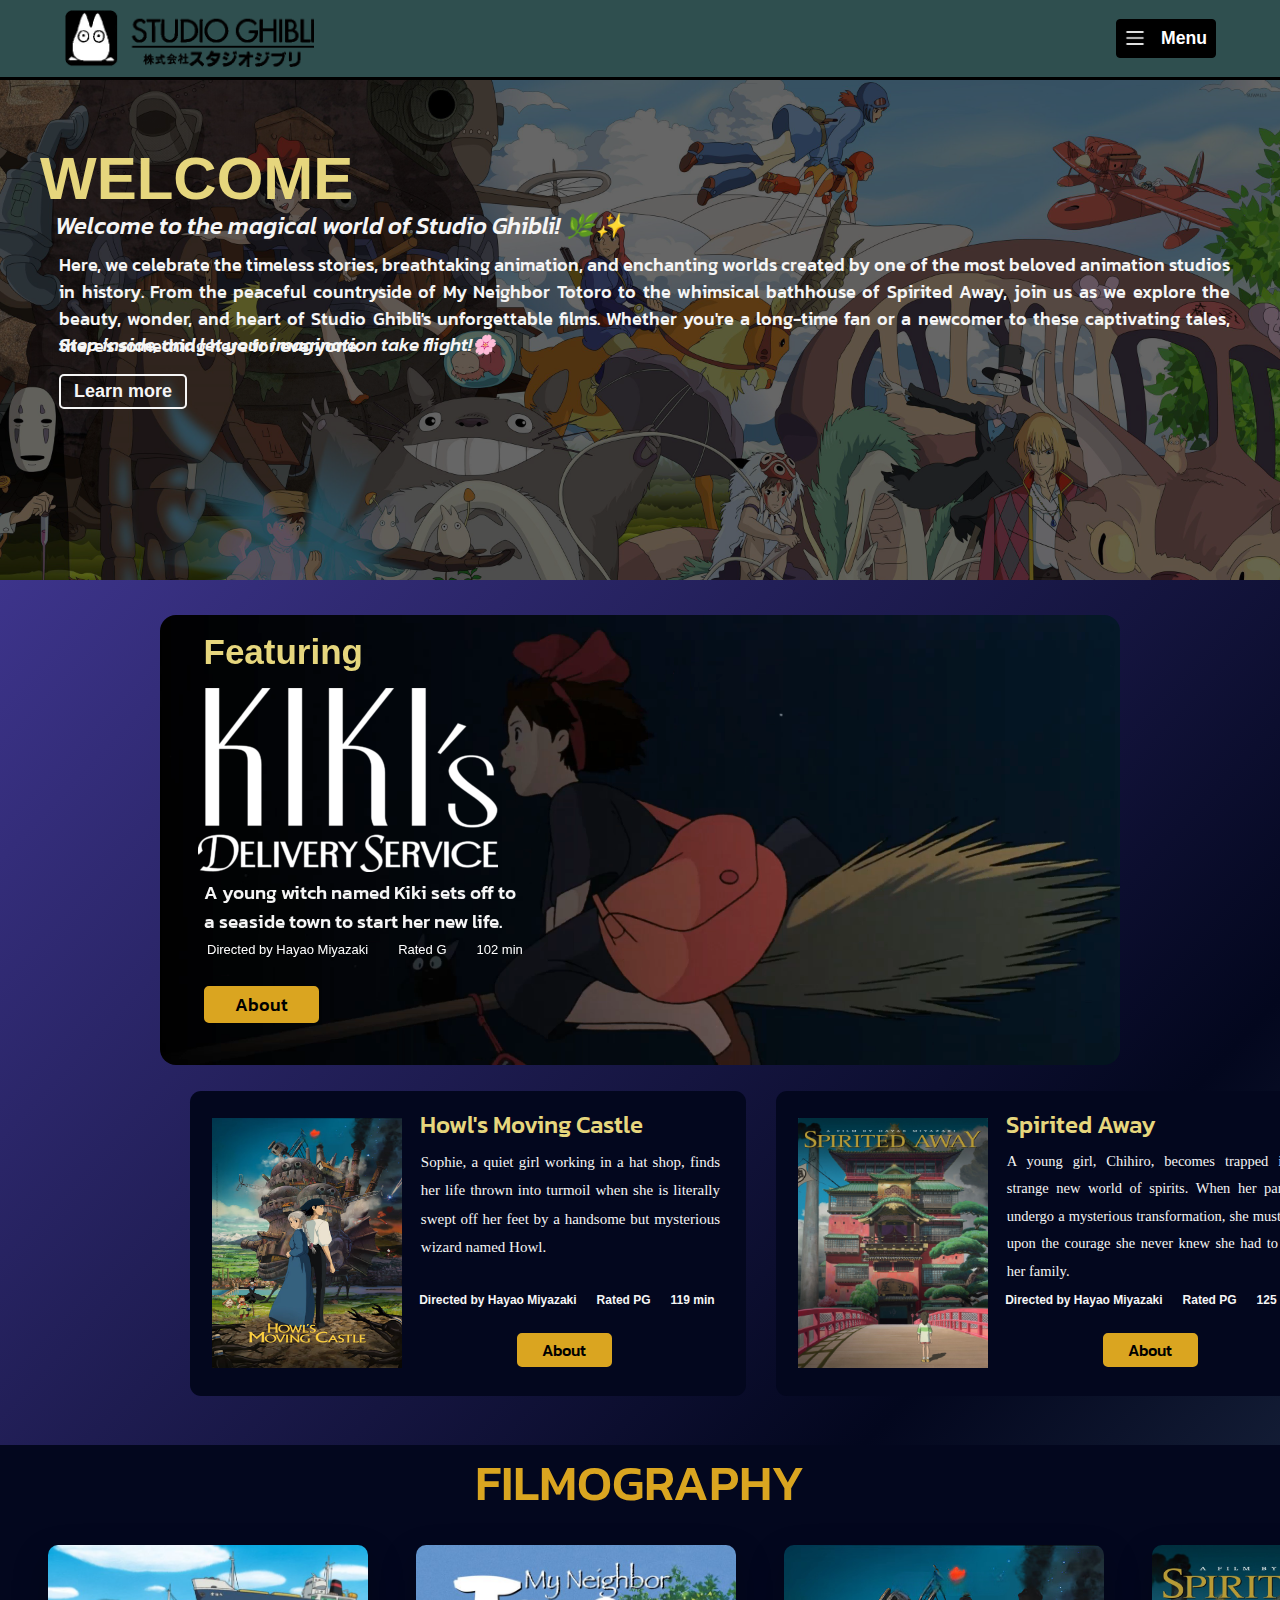
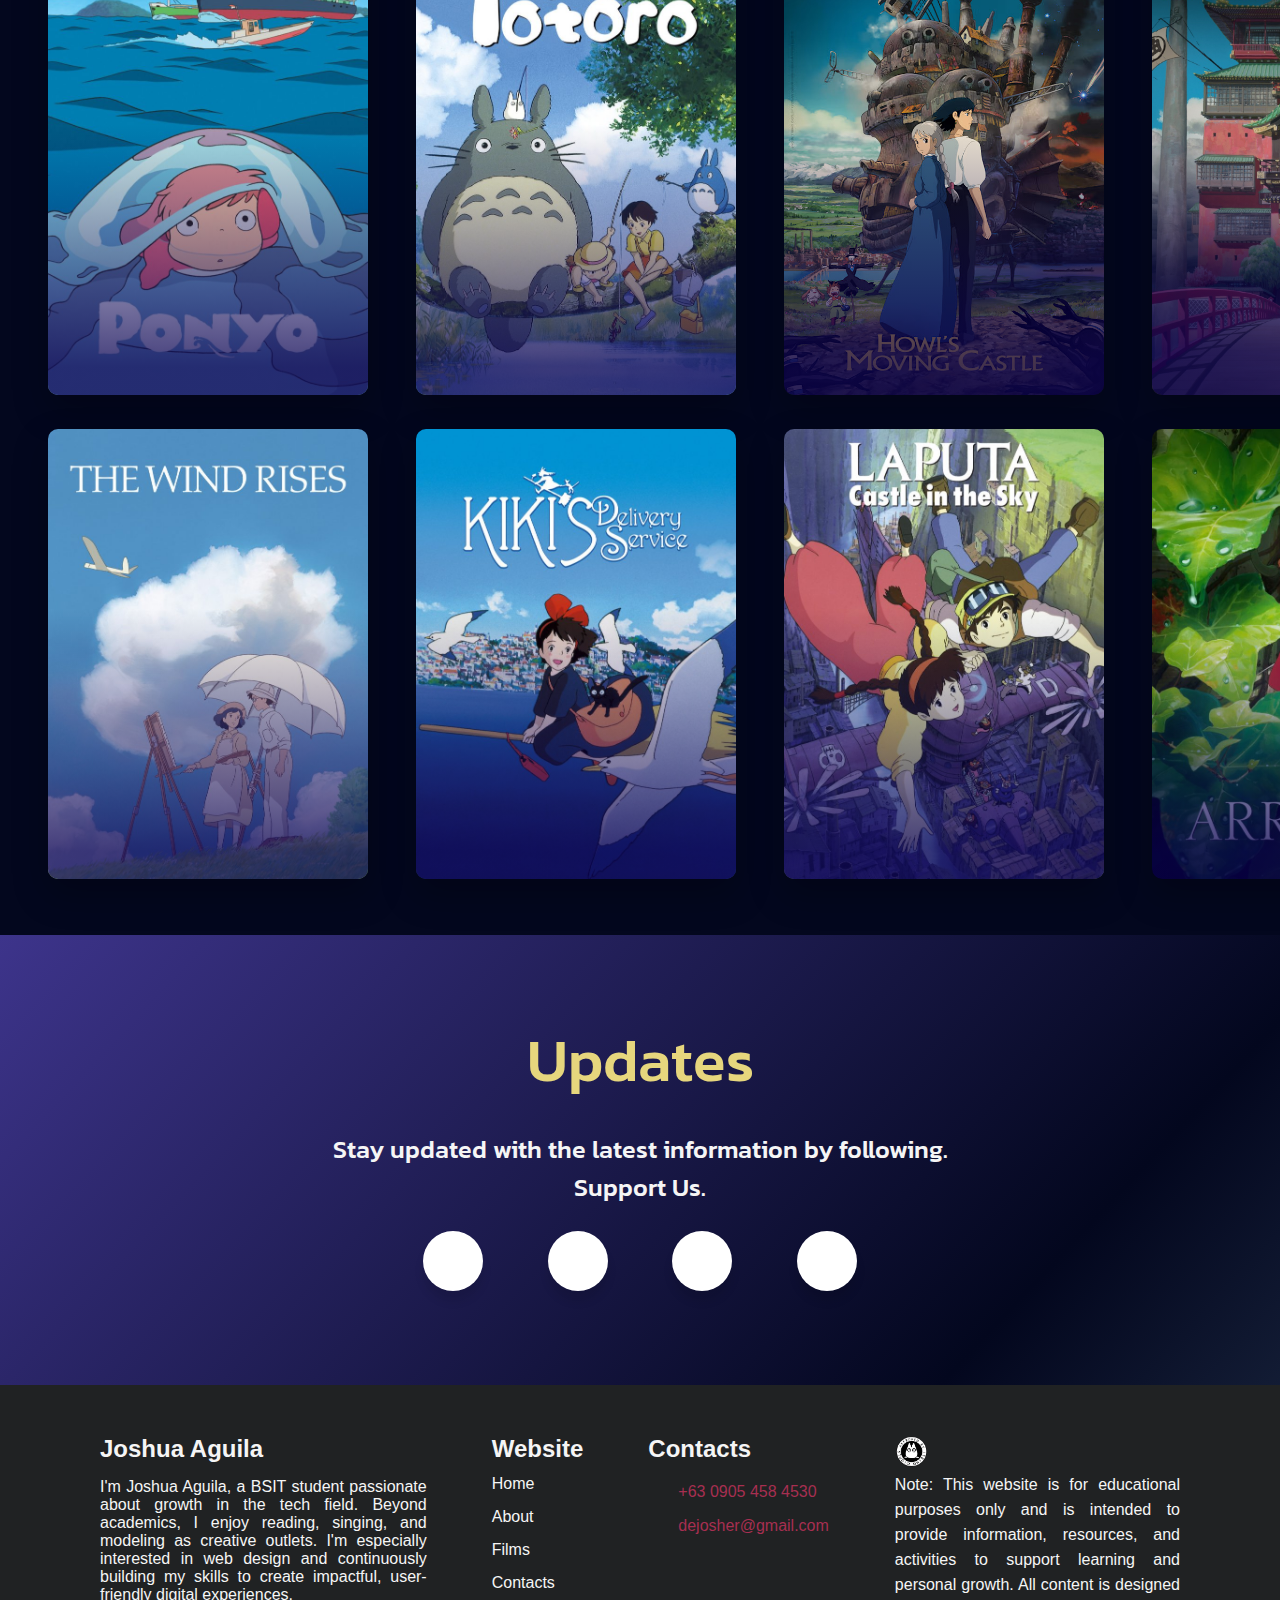
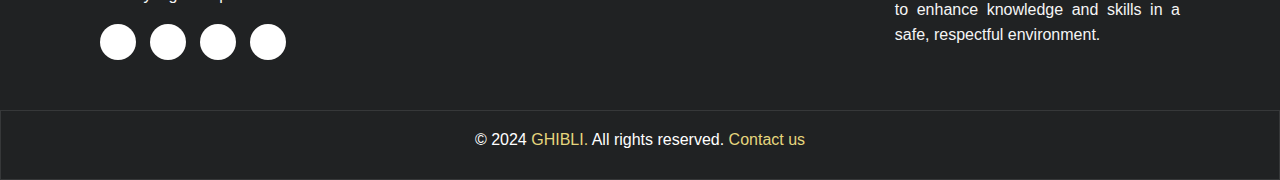
<file: index.html>
<!DOCTYPE html>
<html lang="en">
<!-- check this website out "https://tundesify.github.io/html--project/" -->

<head>
  <meta charset="UTF-8">
  <meta name="viewport" content="width=device-width, initial-scale=1.0">
  <title>Ghibli Studio</title>
  <link rel="stylesheet" href="style.css" type="text/css">
  <link rel="stylesheet" href="https://cdnjs.cloudflare.com/ajax/libs/font-awesome/6.6.0/css/all.min.css"
    integrity="sha512-Kc323vGBEqzTmouAECnVceyQqyqdsSiqLQISBL29aUW4U/M7pSPA/gEUZQqv1cwx4OnYxTxve5UMg5GT6L4JJg=="
    crossorigin="anonymous" referrerpolicy="no-referrer" />
  <link href="/IMG/favicon.ico" rel="icon" type="image/x-icon">
  <link rel="preconnect" href="https://fonts.googleapis.com">
  <link rel="preconnect" href="https://fonts.gstatic.com" crossorigin>
  <link
    href="https://fonts.googleapis.com/css2?family=Kanit:ital,wght@0,100;0,200;0,300;0,400;0,500;0,600;0,700;0,800;0,900;1,100;1,200;1,300;1,400;1,500;1,600;1,700;1,800;1,900&family=Playfair+Display&display=swap"
    rel="stylesheet">
  <link
    href="[data-uri]"
    rel="icon" type="image/x-icon">
  <style>
    .titlebar {
      width: 100%;
      height: 100%;
      background-color: darkslategrey;
      padding: 10px 5%;
      display: flex;
      justify-content: space-between;
      align-items: center;
      position: sticky;
      top: 0;
      left: 0;
      right: 0;
      z-index: 99;
      border-bottom: solid black 3px;
      flex-wrap: wrap;
    }

    .logo {
      align-items: center;
      width: 250px;
      height: 55px;
      max-width: 100%;
      height: auto;
    }

    .nav-button {
      color: white;
      display: flex;
      align-items: center;
      gap: 1rem;
      padding: 0.5rem;
      background-color: black;
      border-radius: 0.25rem;
      border: 0.1rem solid black;
      font-weight: 600;
      cursor: pointer;
      position: relative;
      transition: 0.5s;
    }

    .nav-button img {
      width: 20px;
    }

    .nav-button span {
      font-size: 1.1rem;
    }

    .nav-button:hover {
      color: white;
      display: flex;
      align-items: center;
      gap: 1rem;
      padding: 0.5rem;
      background-color: cadetblue;
      border-radius: 0.25rem;
      border: 0.1rem solid cadetblue;
      font-weight: 600;
      cursor: pointer;
      position: relative;
    }

    /* Dropdown Menu */

    .menu {
      display: none;
      position: absolute;
      top: 105%;
      left: 0;
      right: 0;
      background-color: black;
      padding: 10px 0;
      text-align: center;
      min-width: 100%;
      transition: 0.5s;
    }

    .menu a {
      color: white;
      padding: 10px 20px;
      text-decoration: none;
      display: block;
      transition: 0.5s;
    }

    .menu a:hover {
      background-color: darkgray;
    }

    /* Show dropdown menu when hovering over nav-button */
    .nav-button:hover .menu {
      display: block;
    }

    /* hero-section */

    .hero {
      width: 100%;
      height: 500px;
      position: relative;
      overflow: hidden;
    }

    #welcome {
      filter: brightness(40%);
      background-position: center;
      background-attachment: fixed;
      width: 100%;
      height: auto;
      object-fit: contain;
      position: absolute;
      flex-wrap: wrap;
    }

    .hero h1 {
      flex-wrap: wrap;
      position: absolute;
      color: #e6d67d;
      margin-top: 5%;
      left: 40px;
      font-size: 70px;
    }

    .hero h2 {
      position: absolute;
      color: whitesmoke;
      margin-top: 10%;
      left: 55px;
    }

    .hero p {
      position: absolute;
      color: whitesmoke;
      margin-top: 13.4%;
      left: 59px;
      text-align: justify;
      margin-right: 50px;
    }

    .hero h3 {
      position: absolute;
      color: whitesmoke;
      margin-top: 19.5%;
      left: 59px;
      text-align: justify;
      margin-right: 50px;
    }

    .hero button {
      padding: 5px;
      border: solid 2px whitesmoke;
      border-radius: 5px;
      background: none;
      position: absolute;
      color: whitesmoke;
      margin-top: 23%;
      left: 59px;
      text-align: center;
      margin-right: 50px;
      font-size: large;
      font-weight: 600;
      width: 10%;
      cursor: pointer;
      transition: 0.5s;
    }

    .hero button:hover {
      padding: 5px;
      border: solid 2px white;
      border-radius: 5px;
      background: none;
      background-color: whitesmoke;
      position: absolute;
      color: #343a40;
      margin-top: 23%;
      left: 59px;
      text-align: center;
      margin-right: 50px;
      font-size: large;
      cursor: pointer;
    }

    /* feature */

    .feature {
      width: 100%;
      height: 865px;
      position: relative;
      overflow: hidden;
    }

    #video-background {
      position: absolute;
      inset: 0;
      z-index: 0;
    }

    #video {
      position: relative;
      margin-left: 12.5%;
      margin-top: 35px;
      display: block;
      width: 75%;
      height: 450px;
      border-radius: 1rem;
      object-fit: cover;
    }

    .feature-title {
      position: absolute;
      top: 6%;
      left: 15.9%;
      color: #e6d67d;
      font-size: 35px;
      font-weight: 800;
      font-family: Arial, sans-serif;
    }

    .kiki-feature {
      position: absolute;
      top: 12.5%;
      left: 15.5%;
    }

    #kiki-ft {
      position: absolute;
      top: 34.5%;
      left: 15.9%;
      color: whitesmoke;
      font-size: larger;
    }

    #kiki-list {
      position: absolute;
      top: 41.9%;
      left: 15%;
      color: white;
      display: flex;
      font-size: small;

    }

    #kiki-list li {
      list-style: none;
      margin: 0 15px;
    }

    #kiki-but {
      align-items: center;
      position: absolute;
      border: goldenrod solid 3px;
      border-radius: 5px;
      background-color: goldenrod;
      color: black;
      padding: 2px 5px;
      font-size: large;
      text-align: center;
      width: 9%;
      top: 46.9%;
      left: 15.9%;
      cursor: pointer;
      transition: 0.5s;
    }

    #kiki-but:hover {
      align-items: center;
      position: absolute;
      border: #343a40 solid 3px;
      border-radius: 5px;
      background-color: #343a40;
      color: whitesmoke;
      padding: 2px 5px;
      font-size: large;
      text-align: center;
      width: 9%;
      top: 46.9%;
      left: 15.9%;
      cursor: pointer;
    }

    .category {
      display: inline-flex;
      justify-content: space-between;
      margin-top: 2%;
    }

    .card1 {
      background-color: #03071e;
      display: flex;
      justify-content: space-between;
      width: 556px;
      height: 305px;
      border-radius: 0.7rem;
      position: relative;
      margin-left: 16.6%;
    }

    .card2 {
      background-color: #03071e;
      display: flex;
      justify-content: space-between;
      width: 556px;
      height: 305px;
      border-radius: 0.7rem;
      position: relative;
      margin-left: 30px;
    }

    .ft2,
    .ft3 {
      border-radius: 5px;
      width: 250px;
      height: 345px;
      margin: 0 250px;
    }

    #ft2 {
      float: left;
      left: 4%;
      margin-top: 5%;
      position: absolute;
      width: 190px;
      height: 250px;
      align-items: center;
    }

    #ft3 {
      float: left;
      left: 4%;
      margin-top: 5%;
      position: absolute;
      width: 190px;
      height: 250px;
      align-items: center;
    }

    #ft2h {
      position: absolute;
      color: #e6d67d;
      top: 5.5%;
      left: 41.5%;
      font-size: x-large;
    }

    #ft2p {
      position: absolute;
      color: whitesmoke;
      top: 15.5%;
      left: 38%;
      text-align: justify;
      font-size: 15px;
      padding: 10px 20px;
      width: 61%;
      height: 25px;
      line-height: 190%;
      font-family: 'Trebuchet MS';
    }

    #howl-list {
      position: absolute;
      color: whitesmoke;
      list-style: none;
      display: inline-flex;
      top: 66.5%;
      left: 39.5%;
      font-family: 'Trebuchet MS';
      font-size: 12px;
      font-weight: 700;
    }

    #howl-list li {
      list-style: none;
      margin: 0 10px;
    }

    #howl-but {
      position: absolute;
      left: 58.9%;
      top: 79.5%;
      border: goldenrod solid 3px;
      border-radius: 5px;
      background-color: goldenrod;
      color: black;
      padding: 2px 5px;
      font-size: medium;
      text-align: center;
      width: 17%;
      align-items: center;
      cursor: pointer;
      transition: 0.5s;
    }

    #howl-but:hover {
      position: absolute;
      left: 58.9%;
      top: 79.5%;
      border: #343a40 solid 3px;
      border-radius: 5px;
      background-color: #343a40;
      color: whitesmoke;
      padding: 2px 5px;
      font-size: medium;
      text-align: center;
      width: 17%;
      align-items: center;
      cursor: pointer;
    }

    #ft3h {
      position: absolute;
      color: #e6d67d;
      top: 5.5%;
      left: 41.5%;
      font-size: x-large;
    }

    #ft3p {
      position: absolute;
      color: whitesmoke;
      top: 15.5%;
      left: 38%;
      text-align: justify;
      font-size: 14.5px;
      padding: 10px 20px;
      width: 61%;
      height: 25px;
      line-height: 190%;
      font-family: 'Trebuchet MS';
    }

    #spirit-list {
      position: absolute;
      color: whitesmoke;
      list-style: none;
      display: inline-flex;
      top: 66.5%;
      left: 39.5%;
      font-family: 'Trebuchet MS';
      font-size: 12px;
      font-weight: 700;
    }

    #spirit-list li {
      list-style: none;
      margin: 0 10px;
    }

    #spirit-but {
      position: absolute;
      left: 58.9%;
      top: 79.5%;
      border: goldenrod solid 3px;
      border-radius: 5px;
      background-color: goldenrod;
      color: black;
      padding: 2px 5px;
      font-size: medium;
      text-align: center;
      width: 17%;
      align-items: center;
      cursor: pointer;
      transition: 0.5s;
    }

    #spirit-but:hover {
      position: absolute;
      left: 58.9%;
      top: 79.5%;
      border: #343a40 solid 3px;
      border-radius: 5px;
      background-color: #343a40;
      color: whitesmoke;
      padding: 2px 5px;
      font-size: medium;
      text-align: center;
      width: 17%;
      align-items: center;
      cursor: pointer;
    }

    /* Filmography */

    #film-section {
      width: 100%;
      height: 1090px;
      position: relative;
      overflow: hidden;
      background-color: #03071e;
    }

    #filmography-title {
      margin-bottom: 25px;
      color: goldenrod;
      font-size: 50px;
      text-align: center;
      justify-content: center;
    }

    .divider {
      display: inline-flex;
    }

    .divider2 {
      margin-top: 30px;
      display: inline-flex;
    }

    #cotainer {
      display: inline-flex;
      justify-content: center;
      min-height: 100vh;
    }

    .front {
      margin-left: 48px;
      position: relative;
      width: 320px;
      height: 450px;
      border-radius: 10px;
      overflow: hidden;
      box-shadow: 0 15px 35px rgba(0, 0, 0, 0.25);
    }

    .front .poster {
      position: relative;
      overflow: hidden;
      cursor: pointer;
    }

    .front .poster::before {
      content: '';
      position: absolute;
      bottom: -180px;
      width: 100%;
      height: 100%;
      background: linear-gradient(0deg, #080051c0 50%, transparent);
      transition: 0.5s;
      z-index: 1;
    }

    .front:hover .poster::before {
      bottom: 0px;
    }

    .front .poster img {
      width: 100%;
      transition: 0.5s;
    }

    .front:hover .poster img {
      transform: translateY(-25px);
      filter: blur(5px);
    }

    .front .details {
      position: absolute;
      width: 100%;
      bottom: -500px;
      left: 0;
      z-index: 2;
      padding: 20px;
      transition: 0.5s;
      cursor: pointer;
      display: flex;
      flex-direction: column;
      align-items: center;
      text-align: center;
    }


    .front .details h3 {
      font-size: 0.8em;
      color: #fff;
      margin: 0;
    }

    .front .details .rating {
      position: relative;
      padding: 5px 0;
    }

    .front .details .ratings .fa-star {
      color: goldenrod;
      font-size: 1em;
      margin-top: 5px;
    }

    .front .details .ratings span {
      color: whitesmoke;
    }

    .front .details .info {
      color: whitesmoke;
      margin-top: 6px;
      line-height: 150%;
      text-align: justify;
    }

    .filmb button {
      margin-top: 10px;
      border: goldenrod solid 3px;
      border-radius: 5px;
      background-color: goldenrod;
      color: black;
      transition: 0.5s;
      margin-right: 1.5%;
      font-size: medium;
      width: 30%;
      text-align: center;
      cursor: pointer;
      justify-content: center;
    }

    .filmb:hover button {
      margin-top: 10px;
      border: #343a40 solid 3px;
      border-radius: 5px;
      background-color: #343a40;
      color: whitesmoke;
    }

    .front:hover .details {
      bottom: 40px
    }

    .front .details .flogo {
      max-width: 180px;
      margin-bottom: 5px;
    }

    .flogo2 {
      max-width: 160px;
    }

    .front .details .flogo2 {
      max-width: 160px;
      margin-bottom: 4px;
    }

    #action {
      width: 100%;
      height: 450px;
      position: relative;
      display: flex;
      justify-content: center;
      overflow: hidden;
    }

    .box {
      display: flex;
      justify-content: center;
      width: 100%;
      margin-top: 80px;
      overflow: hidden;
    }

    .textbox {
      display: flex;
      flex-direction: column;
      align-items: center;
      gap: 25px;
    }

    .textbox h2 {
      text-align: center;
      color: #e6d67d;
      font-size: 60px;
    }

    .textbox p {
      color: whitesmoke;
      text-align: center;
      font-size: 25px;
    }

    .wrapper .socmed:hover {
      width: 200px;
    }

    .wrapper .socmed {
      display: inline-block;
      height: 60px;
      width: 60px;
      margin: 0px 30px;
      overflow: hidden;
      background: #fff;
      border-radius: 50px;
      cursor: pointer;
      box-shadow: 0px 10px 10px rgba(0, 0, 0, 0.1);
      transition: all 0.5s ease-out;
      align-content: center;
      align-items: center;
      justify-content: center;
    }

    .wrapper .socmed .icon {
      text-align: center;
      display: inline-block;
      height: 60px;
      width: 60px;
      border-radius: 50px;
      box-sizing: border-box;
      line-height: 60px;
      transition: all 0.5s ease-out;
    }

    .wrapper .socmed:nth-child(1):hover .icon {
      background: #4267b2;
    }

    .wrapper .socmed:nth-child(2):hover .icon {
      background: #1da1f2;
    }

    .wrapper .socmed:nth-child(3):hover .icon {
      background: #e13062;
    }

    .wrapper .socmed:nth-child(4):hover .icon {
      background: #ff0000;
    }

    .wrapper .socmed .icon i {
      font-size: 25px;
      line-height: 60px;
      transition: all 0.5s ease-out;
    }

    .wrapper .socmed:hover .icon i {
      color: #fff;
    }

    .wrapper .socmed span {
      font-size: 20px;
      font-weight: 500;
      margin-left: 23px;
      align-content: center;
      align-items: center;
      justify-content: center;
      display: inline-flex;
    }

    .wrapper .socmed:nth-child(1):hover span {
      color: #4267b2;
    }

    .wrapper .socmed:nth-child(2):hover span {
      color: #1da1f2;
    }

    .wrapper .socmed:nth-child(3):hover span {
      color: #e13062;
    }

    .wrapper .socmed:nth-child(4):hover span {
      color: #ff0000;
    }

    .wrapper .socmed .icon i {
      font-size: 25px;
      line-height: 60px;
      transition: all 0.5s ease-out;
    }

    .wrapper .socmed:hover .icon i {
      color: #fff;
    }

    /* Contacts-section */

    footer {
      position: relative;
      width: 100%;
      height: auto;
      padding: 50px 100px;
      background: #202223;
    }

    footer .container {
      width: 100%;
      display: inline-flex;
      gap: 65px;
    }

    footer .container .profile h2 {
      position: relative;
      color: whitesmoke;
      font-weight: 600;
      margin-bottom: 15px;
    }

    footer .container .profile p {
      color: whitesmoke;
      text-align: justify;
    }

    footer .container .sci {
      margin-top: 20px;
      display: grid;
      grid-template-columns: repeat(4, 50px);
    }

    footer .container .sci li {
      list-style: none;
    }

    footer .container .sci li a {
      display: inline-block;
      width: 36px;
      height: 36px;
      background: #fff;
      display: grid;
      align-content: center;
      justify-content: center;
      text-decoration: none;
      cursor: pointer;
      border-radius: 50%;
      transition: 0.5s;
    }

    footer .container .sci li a i {
      color: #03071e;
      font-size: 20px;
    }


    footer .container .sci li a:hover {
      background: #e13062;
    }

    footer .container .links {
      position: relative;
    }

    footer .container .links h2 {
      color: whitesmoke;
      margin-bottom: 12px;
    }

    footer .container .links ul li {
      list-style: none;
    }

    footer .container .links ul li a {
      color: whitesmoke;
      text-decoration: none;
      margin-bottom: 15px;
      display: inline-block;
      transition: 0.5s;
    }

    footer .container .links ul li a:hover {
      color: #e13062;
    }

    footer .container .contacts h2 {
      color: whitesmoke;
      margin-bottom: 20px;
    }

    footer .container .contacts .number {
      position: relative;
    }

    footer .container .contacts .number li {
      display: grid;
      grid-template-columns: 30px 1fr;
      margin-bottom: 16px;
      list-style: none;
    }

    footer .container .contacts .number li span {
      color: whitesmoke;
      font-size: 20px;
    }

    footer .container .contacts .number li p {
      color: #a72f51;
    }

    footer .container .notice {
      position: relative;
    }

    footer .container .notice img {
      width: 35px;
      margin-top: 0px;
    }

    footer .container .notice p {
      color: whitesmoke;
      text-align: justify;
      margin-left: 1px;
      line-height: 25px;
    }

    .copyright {
      width: 100%;
      background: #202223;
      padding: 20px 100px 30px;
      text-align: center;
      color: white;
      border: 1px solid rgba(255, 255, 255, 0.1);
    }

    .copyright a {
      color: #e6d67d;
      font-size: medium;
      cursor: pointer;
      text-decoration: none;
      transition: 0.5s;
    }

    .copyright a:hover {
      color: #e13062;
    }

    .gradient-background {
      background: linear-gradient(133deg, #3d348b, #03071e, #415a77, #0077b6);
      background-size: 240% 240%;
      animation: gradient-animation 40s ease infinite;
    }

    @keyframes gradient-animation {
      0% {
        background-position: 0% 50%;
      }

      50% {
        background-position: 100% 50%;
      }

      100% {
        background-position: 0% 50%;
      }
    }

    .kanit-medium-italic {
      text-align: center;
      font-family: "Kanit", sans-serif;
      font-weight: 500;
      font-style: italic;
    }

    .kanit-medium {
      font-size: large;
      text-align: justify;
      font-family: "Kanit", sans-serif;
      font-weight: 500;
      font-style: normal;
    }

    /* Mobile Devices (up to 600px wide) */
    @media (max-width: 600px) {
      .titlebar {
        flex-direction: column;
        padding: 5px;
        text-align: center;
      }

      .hero h1 {
        font-size: 36px;
        margin-top: 10%;
        left: 5%;
      }

      .hero h2,
      .hero p,
      .hero h3,
      .hero button {
        font-size: smaller;
        left: 5%;
        margin-right: 5%;
      }

      .feature,
      #film-section {
        height: auto;
        padding: 10px;
      }

      .card1,
      .card2,
      .front {
        width: 100%;
        margin: 10px auto;
      }
    }

    /* Tablets (up to 768px wide) */
    @media (max-width: 768px) {
      .hero h1 {
        font-size: 40px;
        left: 5%;
      }

      .feature-title {
        font-size: 24px;
        left: 5%;
      }

      .footer .container {
        flex-direction: column;
        gap: 20px;
      }

      .wrapper .socmed {
        width: 40px;
        height: 40px;
        margin: 5px;
      }
    }

    /* Small Laptops and Large Tablets (768px to 1024px) */
    @media (min-width: 768px) and (max-width: 1024px) {
      .hero h1 {
        font-size: 50px;
      }

      .feature-title {
        font-size: 28px;
      }

      .kanit-medium,
      .kanit-medium-italic {
        font-size: medium;
      }
    }

    /* General adjustments for larger desktops */
    @media (min-width: 1024px) {
      .hero h1 {
        font-size: 60px;
      }

      .footer .container {
        flex-direction: row;
        gap: 65px;
      }
    }
    
  </style>
</head>

<body>
  <div class="titlebar">
    <img src="IMG/Logo-Ghibli-Studio.png" alt="logo" class="logo" draggable="false">
    <div class="nav-button">
      <img src="IMG/Menu.png" alt="Menu-icon">
      <span>Menu</span>
      <div class="menu">
        <a href="index.html">Home</a>
        <a href="about.html">About</a>
        <a href="#film-section">Films</a>
        <a href="contact.html">Contacts</a>
      </div>
    </div>
  </div>

  <!-- Hero Section -->

  <div class="bluefade"></div>
  <div class="hero">
    <img src="IMG/Welcome-page.jpg" alt="welcome" id="welcome">
    <h1>WELCOME</h1>
    <h2 class="kanit-medium-italic">
      Welcome to the magical world of Studio Ghibli! 🌿✨
    </h2>
    <p class="kanit-medium">
      Here, we celebrate the timeless stories, breathtaking animation, and enchanting worlds created by one of the most
      beloved animation studios in history. From the peaceful countryside of My Neighbor Totoro to the whimsical
      bathhouse of Spirited Away, join us as we explore the beauty, wonder, and heart of Studio Ghibli's unforgettable
      films. Whether you're a long-time fan or a newcomer to these captivating tales, there's something here for
      everyone.
    </p>
    <h3 class="kanit-medium-italic">
      Step inside, and let your imagination take flight!🌸
    </h3>
    <button onclick="document.location='about.html'">Learn more</button>
  </div>

  <!-- feature-section -->

  <div class="feature">
    <div id="video-background" class="gradient-background">
      <video id="video" autoplay loop muted>
        <source src="IMG/kiki.mp4" type="video/mp4">
      </video>
      <h2 class="feature-title">Featuring</h2>
      <img src="IMG/kiki-feature.png" alt="logo" class="kiki-feature">
      <p class="kanit-medium" id="kiki-ft">
        A young witch named Kiki sets off to <br>
        a seaside town to start her new life.
      </p>
      <ul id="kiki-list" class="kanit-medium">
        <li>Directed by Hayao Miyazaki</li>
        <li>Rated G</li>
        <li>102 min</li>
      </ul>
      <button id="kiki-but" class="kanit-medium" onclick="document.location='kiki.html'">About</button>
      <div class="category">
        <div class="card1">
          <div class="ft2">
            <img src="IMG/howl-web.png" alt="how-ft" id="ft2">
            <h3 id="ft2h" class="kanit-medium">Howl's Moving Castle</h3>
            <p id="ft2p">
              Sophie, a quiet girl working in a hat shop, finds her life thrown into turmoil when she is literally swept
              off her feet by a handsome but mysterious wizard named Howl.
            </p>
            <ul id="howl-list">
              <li>Directed by Hayao Miyazaki</li>
              <li>Rated PG</li>
              <li>119 min</li>
            </ul>
            <button id="howl-but" class="kanit-medium" onclick="document.location='howl.html'">About</button>
          </div>
        </div>
        <div class="card2">
          <div class="ft3">
            <img src="IMG/Spirited-Away-Web.jpg" alt="spirited-away-ft" id="ft3">
            <h3 id="ft3h" class="kanit-medium">Spirited Away</h3>
            <p id="ft3p">
              A young girl, Chihiro, becomes trapped in a strange new world of spirits. When her parents undergo a
              mysterious transformation, she must call upon the courage she never knew she had to free her family.
            </p>
            <ul id="spirit-list">
              <li>Directed by Hayao Miyazaki</li>
              <li>Rated PG</li>
              <li>125 min</li>
            </ul>
            <button id="spirit-but" class="kanit-medium" onclick="document.location='spirit.html'">About</button>
          </div>
        </div>
      </div>
    </div>
  </div>

  <!-- film section -->

  <div id="film-section">
    <h1 id="filmography-title" class="kanit-medium">FILMOGRAPHY</h1>
    <div class="divider">
      <div id="container">
        <div class="front">
          <div class="poster">
            <img src="IMG/ponyo-web-page.jpg" alt="ponyo">
          </div>
          <div class="details">
            <img src="IMG/Ponyo_Logo.png" alt="ponyo" class="flogo">
            <h3 class="kanit-medium">Directed by Hayao Miyazaki</h3>
            <div class="ratings">
              <i class="fa-solid fa-star"></i>
              <i class="fa-solid fa-star"></i>
              <i class="fa-solid fa-star"></i>
              <i class="fa-solid fa-star"></i>
              <i class="fa-regular fa-star"></i>
              <span style="font-family: 'Trebuchet MS';">4/5</span>
              <div class="info">
                <p>
                  A five-year-old boy develops a relationship with Ponyo, a young goldfish princess who longs to become
                  a human after falling in love with him.
                </p>
              </div>
              <div class="filmb">
                <button class="kanit-medium" onclick="document.location='ponyo.html'">About</button>
              </div>
            </div>
          </div>
        </div>
      </div>

      <!-- My Neighbor Totoro -->

      <div id="container">
        <div class="front">
          <div class="poster">
            <img src="IMG/Totoro-Web.jpg" alt="Totoro">
          </div>
          <div class="details">
            <img src="IMG/totoro-logo.png" alt="Totoro" class="flogo2">
            <h3 class="kanit-medium">Directed by Hayao Miyazaki</h3>
            <div class="ratings">
              <i class="fa-solid fa-star"></i>
              <i class="fa-solid fa-star"></i>
              <i class="fa-solid fa-star"></i>
              <i class="fa-solid fa-star"></i>
              <i class="fa-regular fa-star"></i>
              <span style="font-family: 'Trebuchet MS';">4/5</span>
              <div class="info">
                <p>
                  When two girls move to the country to be near their ailing mother, they have adventures with the
                  wondrous forest spirits who live nearby.
                </p>
              </div>
              <div class="filmb">
                <button class="kanit-medium" onclick="document.location='totoro.html'">About</button>
              </div>
            </div>
          </div>
        </div>
      </div>

      <!-- Howl's Moving Castle -->

      <div id="container">
        <div class="front">
          <div class="poster">
            <img src="IMG/howl-web.png" alt="howl">
          </div>
          <div class="details">
            <img src="IMG/howl-logo.jpg" alt="howl" class="flogo">
            <h3 class="kanit-medium">Directed by Hayao Miyazaki</h3>
            <div class="ratings">
              <i class="fa-solid fa-star"></i>
              <i class="fa-solid fa-star"></i>
              <i class="fa-solid fa-star"></i>
              <i class="fa-solid fa-star"></i>
              <i class="fa-regular fa-star"></i>
              <span style="font-family: 'Trebuchet MS';">4/5</span>
              <div class="info">
                <p>
                  When an unconfident young woman is cursed with an old body by a spiteful witch, her only chance of
                  breaking the spell lies with a self-indulgent yet insecure young wizard and his companions in his
                  legged, walking castle.
                </p>
              </div>
              <div class="filmb">
                <button class="kanit-medium" onclick="document.location='howl.html'">About</button>
              </div>
            </div>
          </div>
        </div>
      </div>

      <!-- Spirited-Away -->

      <div id="container">
        <div class="front">
          <div class="poster">
            <img src="IMG/Spirited-Away-Web.jpg" alt="Spirited-Away">
          </div>
          <div class="details">
            <img src="IMG/Spirit-logo.png" alt="Spirited-Away" class="flogo">
            <h3 class="kanit-medium">Directed by Hayao Miyazaki</h3>
            <div class="ratings">
              <i class="fa-solid fa-star"></i>
              <i class="fa-solid fa-star"></i>
              <i class="fa-solid fa-star"></i>
              <i class="fa-solid fa-star"></i>
              <i class="fa-regular fa-star"></i>
              <span style="font-family: 'Trebuchet MS';">4/5</span>
              <div class="info">
                <p>
                  During her family's move to the suburbs, a sullen 10-year-old girl wanders into a world ruled by gods,
                  witches and spirits, and where humans are changed into beasts.
                </p>
              </div>
              <div class="filmb">
                <button class="kanit-medium" onclick="document.location='spirit.html'">About</button>
              </div>
            </div>
          </div>
        </div>
      </div>
    </div>

    <!-- column2 -->
    <!-- wind rises -->

    <div class="divider2">
      <div id="container">
        <div class="front">
          <div class="poster">
            <img src="IMG/wind-web.jpg" alt="wind-rises">
          </div>
          <div class="details">
            <img src="IMG/wind-logo.png" alt="wind-rises" class="flogo">
            <h3 class="kanit-medium">Directed by Hayao Miyazaki</h3>
            <div class="ratings">
              <i class="fa-solid fa-star"></i>
              <i class="fa-solid fa-star"></i>
              <i class="fa-solid fa-star"></i>
              <i class="fa-solid fa-star"></i>
              <i class="fa-regular fa-star"></i>
              <span style="font-family: 'Trebuchet MS';">4/5</span>
              <div class="info">
                <p>
                  Jiro Horikoshi studies assiduously to fulfill his aim of becoming an aeronautical engineer. As WWII
                  begins, fighter aircraft designed by him end up getting used by the Japanese Empire against its foes.
                </p>
              </div>
              <div class="filmb">
                <button class="kanit-medium" onclick="document.location='wind.html'">About</button>
              </div>
            </div>
          </div>
        </div>
      </div>

      <!-- kiki -->

      <div id="container">
        <div class="front">
          <div class="poster">
            <img src="IMG/kiki-web.jpg" alt="kiki">
          </div>
          <div class="details">
            <img src="IMG/kiki-feature.png" alt="kiki" class="flogo2">
            <h3 class="kanit-medium">Directed by Hayao Miyazaki</h3>
            <div class="ratings">
              <i class="fa-solid fa-star"></i>
              <i class="fa-solid fa-star"></i>
              <i class="fa-solid fa-star"></i>
              <i class="fa-solid fa-star"></i>
              <i class="fa-regular fa-star"></i>
              <span style="font-family: 'Trebuchet MS';">4/5</span>
              <div class="info">
                <p>
                  Along with her black cat Jiji, Kiki settles in a seaside town and starts a high-flying delivery
                  service. Here begins her magical encounter with independence and responsibility, making lifelong
                  friends and finding her place in the world.
                </p>
              </div>
              <div class="filmb">
                <button class="kanit-medium" onclick="document.location='kiki.html'">About</button>
              </div>
            </div>
          </div>
        </div>
      </div>

      <!-- castle in the sky -->

      <div id="container">
        <div class="front">
          <div class="poster">
            <img src="IMG/Castle-in-Sky-web.jpg" alt="castle">
          </div>
          <div class="details">
            <img src="IMG/castle-logo.png" alt="Castle" class="flogo">
            <h3 class="kanit-medium">Directed by Hayao Miyazaki</h3>
            <div class="ratings">
              <i class="fa-solid fa-star"></i>
              <i class="fa-solid fa-star"></i>
              <i class="fa-solid fa-star"></i>
              <i class="fa-solid fa-star"></i>
              <i class="fa-regular fa-star"></i>
              <span style="font-family: 'Trebuchet MS';">4/5</span>
              <div class="info">
                <p>
                  Pazu's life changes when he meets Sheeta, a girl whom pirates are chasing for her crystal amulet,
                  which has the potential to locate Laputa, a legendary castle floating in the sky.
                </p>
              </div>
              <div class="filmb">
                <button class="kanit-medium" onclick="document.location='castle.html'">About</button>
              </div>
            </div>
          </div>
        </div>
      </div>

      <!-- The Secret World of Arrietty -->

      <div id="container">
        <div class="front">
          <div class="poster">
            <img src="IMG/arrietty-web.jpg" alt="Arrietty">
          </div>
          <div class="details">
            <img src="IMG/arrietty-logo.png" alt="Arrietty" class="flogo">
            <h3 class="kanit-medium">Directed by Hayao Miyazaki</h3>
            <div class="ratings">
              <i class="fa-solid fa-star"></i>
              <i class="fa-solid fa-star"></i>
              <i class="fa-solid fa-star"></i>
              <i class="fa-solid fa-star"></i>
              <i class="fa-regular fa-star"></i>
              <span style="font-family: 'Trebuchet MS';">4/5</span>
              <div class="info">
                <p>
                  The Clock family are four-inch-tall people who live anonymously in another family's residence,
                  borrowing simple items to make their home. Life changes for the Clocks when their teenage daughter
                  Arrietty is discovered.
                </p>
              </div>
              <div class="filmb">
                <button class="kanit-medium" onclick="document.location='arrietty.html'">About</button>
              </div>
            </div>
          </div>
        </div>
      </div>
    </div>
  </div>

  <!-- Media Section -->

  <div id="action" class="gradient-background">
    <div class="box">
      <div class="textbox">
        <h2 class="kanit-medium">Updates</h2>
        <p class="kanit-medium">
          Stay updated with the latest information by following. <br>
          Support Us.
        </p>
        <div class="wrapper">
          <div class="socmed" onclick="document.location='https://www.facebook.com/GhibliUSA'">
            <div class="icon"><i class="fab fa-facebook"></i></div>
            <span>Facebook</span>
          </div>
          <div class="socmed" onclick="document.location='https://x.com/GhibliUSA'">
            <div class="icon"><i class="fab fa-twitter"></i></div>
            <span>Twitter</span>
          </div>
          <div class="socmed"
            onclick="document.location='https://www.instagram.com/ghibliusa?utm_source=ig_web_button_share_sheet&igsh=ZDNlZDc0MzIxNw=='">
            <div class="icon"><i class="fab fa-instagram"></i></div>
            <span>Instagram</span>
          </div>
          <div class="socmed" onclick="document.location='https://www.youtube.com/@GKIDStv'">
            <div class="icon"><i class="fab fa-youtube"></i></div>
            <span>Youtube</span>
          </div>
        </div>
      </div>
    </div>
  </div>

  <!-- contact section -->

  <div class="footer">
    <footer id="contacts">
      <div class="container">
        <div class="profile">
          <h2>Joshua Aguila</h2>
          <p>
            I'm Joshua Aguila, a BSIT student passionate about growth in the tech field. Beyond academics, I enjoy
            reading, singing, and modeling as creative outlets. I'm especially interested in web design and continuously
            building my skills to create impactful, user-friendly digital experiences.
          </p>
          <ul class="sci">
            <li><a href="contact.html"><i class="fa-solid fa-user"></i></a></li>
            <li><a href="https://www.facebook.com/theycallme.fj"><i class="fab fa-facebook"></i></a></li>
            <li><a href="https://x.com/theycallme_fj"><i class="fab fa-twitter"></i></a></li>
            <li><a href="https://www.instagram.com/theycallme_fj/"><i class="fab fa-instagram"></i></a></li>
            <!-- <li><a href="https://www.tiktok.com/@hectic_lang?is_from_webapp=1&sender_device=pc"><i class="fab fa-tiktok"></i></a></li> -->
          </ul>
        </div>
        <div class="links">
          <h2>Website</h2>
          <ul>
            <li><a href="index.html">Home</a></li>
            <li><a href="about.html">About</a></li>
            <li><a href="#film-section">Films</a></li>
            <li><a href="contact.html">Contacts</a></li>
          </ul>
        </div>
        <div class="contacts">
          <h2>Contacts</h2>
          <ul class="number">
            <li>
              <span><i class="fa-solid fa-phone"></i></span>
              <p>+63 0905 458 4530</p>
            </li>
            <li>
              <span><i class="fa-solid fa-envelope"></i></span>
              <p>dejosher@gmail.com</p>
            </li>
          </ul>
        </div>
        <div class="notice">
          <img src="IMG/Permission-logo.png">
          <p>
            Note: This website is for educational purposes only and is intended to provide information, resources, and
            activities to support learning and personal growth. All content is designed to enhance knowledge and skills
            in a safe, respectful environment.
          </p>
        </div>
      </div>
    </footer>
  </div>
  <div class="copyright">
    <p>
      &copy; 2024 <a href="index.html" class="link">GHIBLI.</a> All rights reserved.
      <a href="contact.html" class="link">Contact us</a>
    </p>
  </div>

</body>

</html>
</file>
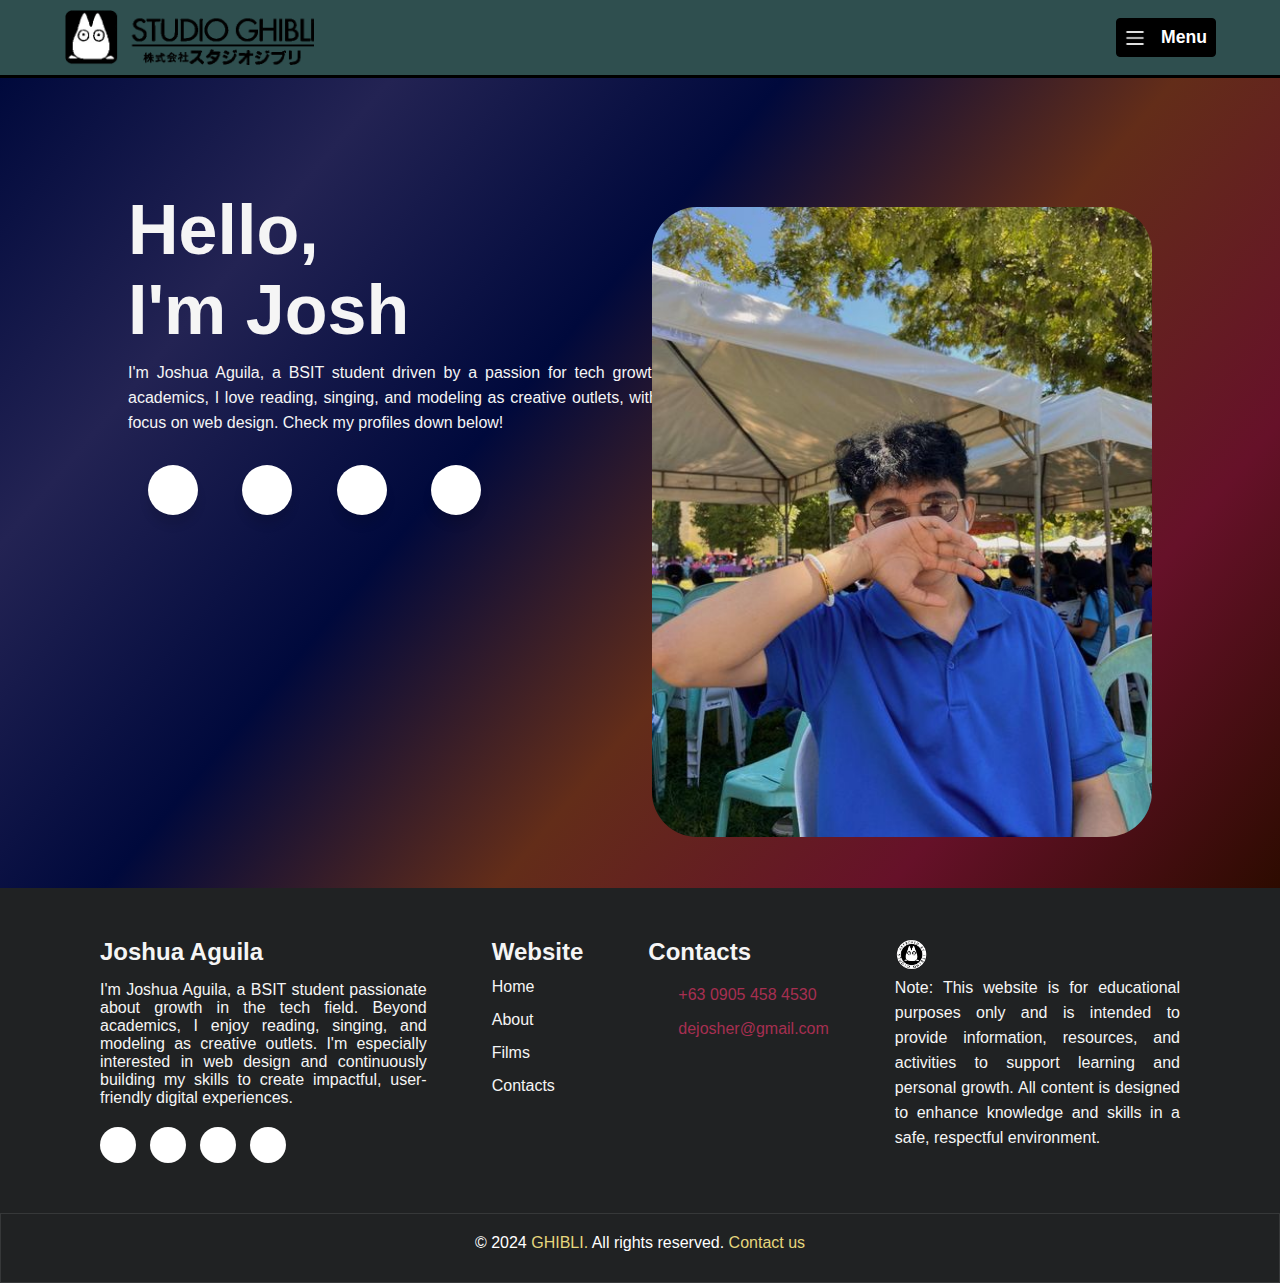
<file: contact.html>
<!DOCTYPE html>
<html lang="en">
<!-- check this website out "https://tundesify.github.io/html--project/" -->

<head>
  <meta charset="UTF-8">
  <meta name="viewport" content="width=device-width, initial-scale=1.0">
  <title>Ghibli Studio</title>
  <link rel="stylesheet" href="style.css" type="text/css">
  <link rel="stylesheet" href="https://cdnjs.cloudflare.com/ajax/libs/font-awesome/6.6.0/css/all.min.css"
    integrity="sha512-Kc323vGBEqzTmouAECnVceyQqyqdsSiqLQISBL29aUW4U/M7pSPA/gEUZQqv1cwx4OnYxTxve5UMg5GT6L4JJg=="
    crossorigin="anonymous" referrerpolicy="no-referrer" />
  <link rel="shortcut icon" href="IMG/favicon.ico" type="image/x-icon">
  <link
    href="[data-uri]"
    rel="icon" type="image/x-icon">
  <style>
    .titlebar {
      width: 100%;
      height: 100%;
      background-color: darkslategrey;
      padding: 10px 5%;
      display: flex;
      justify-content: space-between;
      align-items: center;
      position: sticky;
      top: 0%;
      left: 0%;
      right: 0%;
      z-index: 99;
      border-bottom: solid black 3px;
    }

    .logo {
      align-items: center;
      width: 250px;
      height: 55px;
    }

    .nav-button {
      color: white;
      display: flex;
      align-items: center;
      gap: 1rem;
      padding: 0.5rem;
      background-color: black;
      border-radius: 0.25rem;
      border: 0.1rem solid black;
      font-weight: 600;
      cursor: pointer;
      position: relative;
      transition: 0.5s;
    }

    .nav-button img {
      width: 20px;
    }

    .nav-button span {
      font-size: 1.1rem;
    }

    .nav-button:hover {
      color: white;
      display: flex;
      align-items: center;
      gap: 1rem;
      padding: 0.5rem;
      background-color: cadetblue;
      border-radius: 0.25rem;
      border: 0.1rem solid cadetblue;
      font-weight: 600;
      cursor: pointer;
      position: relative;
    }

    /* Dropdown Menu */

    .menu {
      display: none;
      position: absolute;
      top: 105%;
      left: 0;
      right: 0;
      background-color: black;
      padding: 10px 0;
      text-align: center;
      min-width: 100%;
      transition: 0.5s;
    }
    
    .menu a {
      color: white;
      padding: 10px 20px;
      text-decoration: none;
      display: block;
      white-space: nowrap;
      transition: 0.5s;
    }

    .menu a:hover {
      background-color: darkgray;
    }

    /* Show dropdown menu when hovering over nav-button */
    .nav-button:hover .menu {
      display: block;
    }

    /* Contacts-section */

    footer {
      position: relative;
      width: 100%;
      height: auto;
      padding: 50px 100px;
      background: #202223;
    }

    footer .container {
      width: 100%;
      display: inline-flex;
      gap: 65px;
    }

    footer .container .profile h2 {
      position: relative;
      color: whitesmoke;
      font-weight: 600;
      margin-bottom: 15px;
    }

    footer .container .profile p {
      color: whitesmoke;
      text-align: justify;
    }

    footer .container .sci {
      margin-top: 20px;
      display: grid;
      grid-template-columns: repeat(4, 50px);
    }

    footer .container .sci li {
      list-style: none;
    }

    footer .container .sci li a {
      display: inline-block;
      width: 36px;
      height: 36px;
      background: #fff;
      display: grid;
      align-content: center;
      justify-content: center;
      text-decoration: none;
      cursor: pointer;
      border-radius: 50%;
      transition: 0.5s;
    }

    footer .container .sci li a i {
      color: #03071e;
      font-size: 20px;
    }


    footer .container .sci li a:hover {
      background: #e13062;
    }

    footer .container .links {
      position: relative;
    }

    footer .container .links h2 {
      color: whitesmoke;
      margin-bottom: 12px;
    }

    footer .container .links ul li {
      list-style: none;
    }

    footer .container .links ul li a {
      color: whitesmoke;
      text-decoration: none;
      margin-bottom: 15px;
      display: inline-block;
      transition: 0.5s;
    }

    footer .container .links ul li a:hover {
      color: #e13062;
    }

    footer .container .contacts h2 {
      color: whitesmoke;
      margin-bottom: 20px;
    }

    footer .container .contacts .number {
      position: relative;
    }

    footer .container .contacts .number li {
      display: grid;
      grid-template-columns: 30px 1fr;
      margin-bottom: 16px;
      list-style: none;
    }

    footer .container .contacts .number li span {
      color: whitesmoke;
      font-size: 20px;
    }

    footer .container .contacts .number li p {
      color: #a72f51;
    }

    footer .container .notice {
      position: relative;
    }

    footer .container .notice img {
      width: 35px;
      margin-top: 0px;
    }

    footer .container .notice p {
      color: whitesmoke;
      text-align: justify;
      margin-left: 1px;
      line-height: 25px;
    }

    .copyright {
      width: 100%;
      background: #202223;
      padding: 20px 100px 30px;
      text-align: center;
      color: white;
      border: 1px solid rgba(255, 255, 255, 0.1);
    }

    .copyright a {
      color: #e6d67d;
      font-size: medium;
      cursor: pointer;
      text-decoration: none;
      transition: 0.5s;
    }

    .copyright a:hover {
      color: #e13062;
    }

    /* Profile Section */

    #hero {
      width: 100%;
      min-height: 90vh;
      background-position: right;
      background-size: cover;
      padding: 10px 10%;
      overflow: hidden;
      position: relative;
    }

    .content {
      margin-top: 10%;
      max-width: 600px;
    }

    .content h1 {
      font-size: 70px;
      color: whitesmoke;
    }

    .content p {
      line-height: 25px;
      text-align: justify;
      margin: 10px 0 30px;
      color: whitesmoke;
    }

    .ftimg {
      width: 500px;
      height: 630px;
      position: absolute;
      bottom: 7%;
      right: 10%;
      border-radius: 45px;
      z-index: 2;
      transition: 0.5s;
    }

    .ftimg:hover {
      width: 505px;
      height: 635px;
      position: absolute;
      bottom: 7%;
      right: 10%;
      border-radius: 45px;
      z-index: 2;
    }

    .wrapper .socmed:hover {
      width: 200px;
    }

    .wrapper .socmed {
      display: inline-block;
      height: 50px;
      width: 50px;
      margin: 0px 20px;
      overflow: hidden;
      background: #fff;
      border-radius: 50px;
      cursor: pointer;
      box-shadow: 0px 10px 10px rgba(0, 0, 0, 0.1);
      transition: all 0.5s ease-out;
      align-content: center;
      align-items: center;
      justify-content: center;
    }

    .wrapper .socmed .icon {
      text-align: center;
      display: inline-block;
      height: 50px;
      width: 50px;
      border-radius: 50px;
      box-sizing: border-box;
      line-height: 50px;
      transition: all 0.5s ease-out;
    }

    .wrapper .socmed:nth-child(1):hover .icon {
      background: #4267b2;
    }

    .wrapper .socmed:nth-child(2):hover .icon {
      background: #1da1f2;
    }

    .wrapper .socmed:nth-child(3):hover .icon {
      background: #e13062;
    }

    .wrapper .socmed:nth-child(4):hover .icon {
      background: #ff0000;
    }

    .wrapper .socmed .icon i {
      font-size: 25px;
      line-height: 50px;
      transition: all 0.5s ease-out;
    }

    .wrapper .socmed:hover .icon i {
      color: #fff;
    }

    .wrapper .socmed span {
      font-size: 20px;
      font-weight: 500;
      margin-left: 23px;
      align-content: center;
      align-items: center;
      justify-content: center;
      display: inline-flex;
    }

    .wrapper .socmed:nth-child(1):hover span {
      color: #4267b2;
    }

    .wrapper .socmed:nth-child(2):hover span {
      color: #1da1f2;
    }

    .wrapper .socmed:nth-child(3):hover span {
      color: #e13062;
    }

    .wrapper .socmed:nth-child(4):hover span {
      color: #ff0000;
    }

    .wrapper .socmed .icon i {
      font-size: 25px;
      line-height: 50px;
      transition: all 0.5s ease-out;
    }

    .wrapper .socmed:hover .icon i {
      color: #fff;
    }

    .gradient-background {
      background: linear-gradient(130deg, #00093c, #232353, #00093c, #632d19, #661129, #2d0b00);
      background-size: 240% 240%;
      animation: gradient-animation 20s ease infinite;
    }

    @keyframes gradient-animation {
      0% {
        background-position: 0% 50%;
      }

      50% {
        background-position: 100% 50%;
      }

      100% {
        background-position: 0% 50%;
      }
    }
    
  </style>
</head>

<body>
  <div class="titlebar">
    <img src="IMG/Logo-Ghibli-Studio.png" alt="logo" class="logo">
    <div class="nav-button">
      <img src="IMG/Menu.png" alt="Menu icon">
      <span>Menu</span>
      <div class="menu">
        <a href="index.html">Home</a>
        <a href="about.html">About</a>
        <a href="index.html#film-section">Film</a>
        <a href="contact.html">Contacts</a>
      </div>
    </div>
  </div>

  <!-- Profile Section -->

  <div id="hero" class="gradient-background">
    <div class="content">
      <h1>Hello,<br>I'm Josh</h1>
      <p>
        I'm Joshua Aguila, a BSIT student driven by a passion for tech growth. Outside academics, I love reading,
        singing, and modeling as creative outlets, with a special focus on web design. Check my profiles down below!
      </p>
      <div class="wrapper">
        <div class="socmed" onclick="document.location='https://www.facebook.com/theycallme.fj'">
          <div class="icon"><i class="fab fa-facebook"></i></div>
          <span>Facebook</span>
        </div>
        <div class="socmed" onclick="document.location='https://x.com/theycallme_fj'">
          <div class="icon"><i class="fab fa-twitter"></i></div>
          <span>Twitter</span>
        </div>
        <div class="socmed" onclick="document.location='https://www.instagram.com/theycallme_fj/'">
          <div class="icon"><i class="fab fa-instagram"></i></div>
          <span>Instagram</span>
        </div>
        <div class="socmed" onclick="document.location='https://ph.pinterest.com/franceaguila30/'">
          <div class="icon"><i class="fab fa-pinterest"></i></div>
          <span>Pinterest</span>
        </div>
      </div>
    </div>
  </div>
  </div>
  <img src="IMG/profile.jpg" alt="pfp" class="ftimg">
  </div>
  </div>

  <!-- contact section -->

  <div class="footer">
    <footer id="contacts">
      <div class="container">
        <div class="profile">
          <h2>Joshua Aguila</h2>
          <p>
            I'm Joshua Aguila, a BSIT student passionate about growth in the tech field. Beyond academics, I enjoy
            reading, singing, and modeling as creative outlets. I'm especially interested in web design and continuously
            building my skills to create impactful, user-friendly digital experiences.
          </p>
          <ul class="sci">
            <li><a href="contact.html"><i class="fa-solid fa-user"></i></a></li>
            <li><a href="https://www.facebook.com/theycallme.fj"><i class="fab fa-facebook"></i></a></li>
            <li><a href="https://x.com/theycallme_fj"><i class="fab fa-twitter"></i></a></li>
            <li><a href="https://www.instagram.com/theycallme_fj/"><i class="fab fa-instagram"></i></a></li>
          </ul>
        </div>
        <div class="links">
          <h2>Website</h2>
          <ul>
            <li><a href="index.html">Home</a></li>
            <li><a href="about.html">About</a></li>
            <li><a href="index.html#film-section">Films</a></li>
            <li><a href="contact.html">Contacts</a></li>
          </ul>
        </div>
        <div class="contacts">
          <h2>Contacts</h2>
          <ul class="number">
            <li>
              <span><i class="fa-solid fa-phone"></i></span>
              <p>+63 0905 458 4530</p>
            </li>
            <li>
              <span><i class="fa-solid fa-envelope"></i></span>
              <p>dejosher@gmail.com</p>
            </li>
          </ul>
        </div>
        <div class="notice">
          <img src="IMG/Permission-logo.png">
          <p>
            Note: This website is for educational purposes only and is intended to provide information, resources, and
            activities to support learning and personal growth. All content is designed to enhance knowledge and skills
            in a safe, respectful environment.
          </p>
        </div>
      </div>
    </footer>
  </div>
  <div class="copyright">
    <p>
      &copy; 2024 <a href="index.html" class="link">GHIBLI.</a> All rights reserved.
      <a href="contact.html" class="link">Contact us</a>
    </p>
  </div>
</body>

</html>
</file>
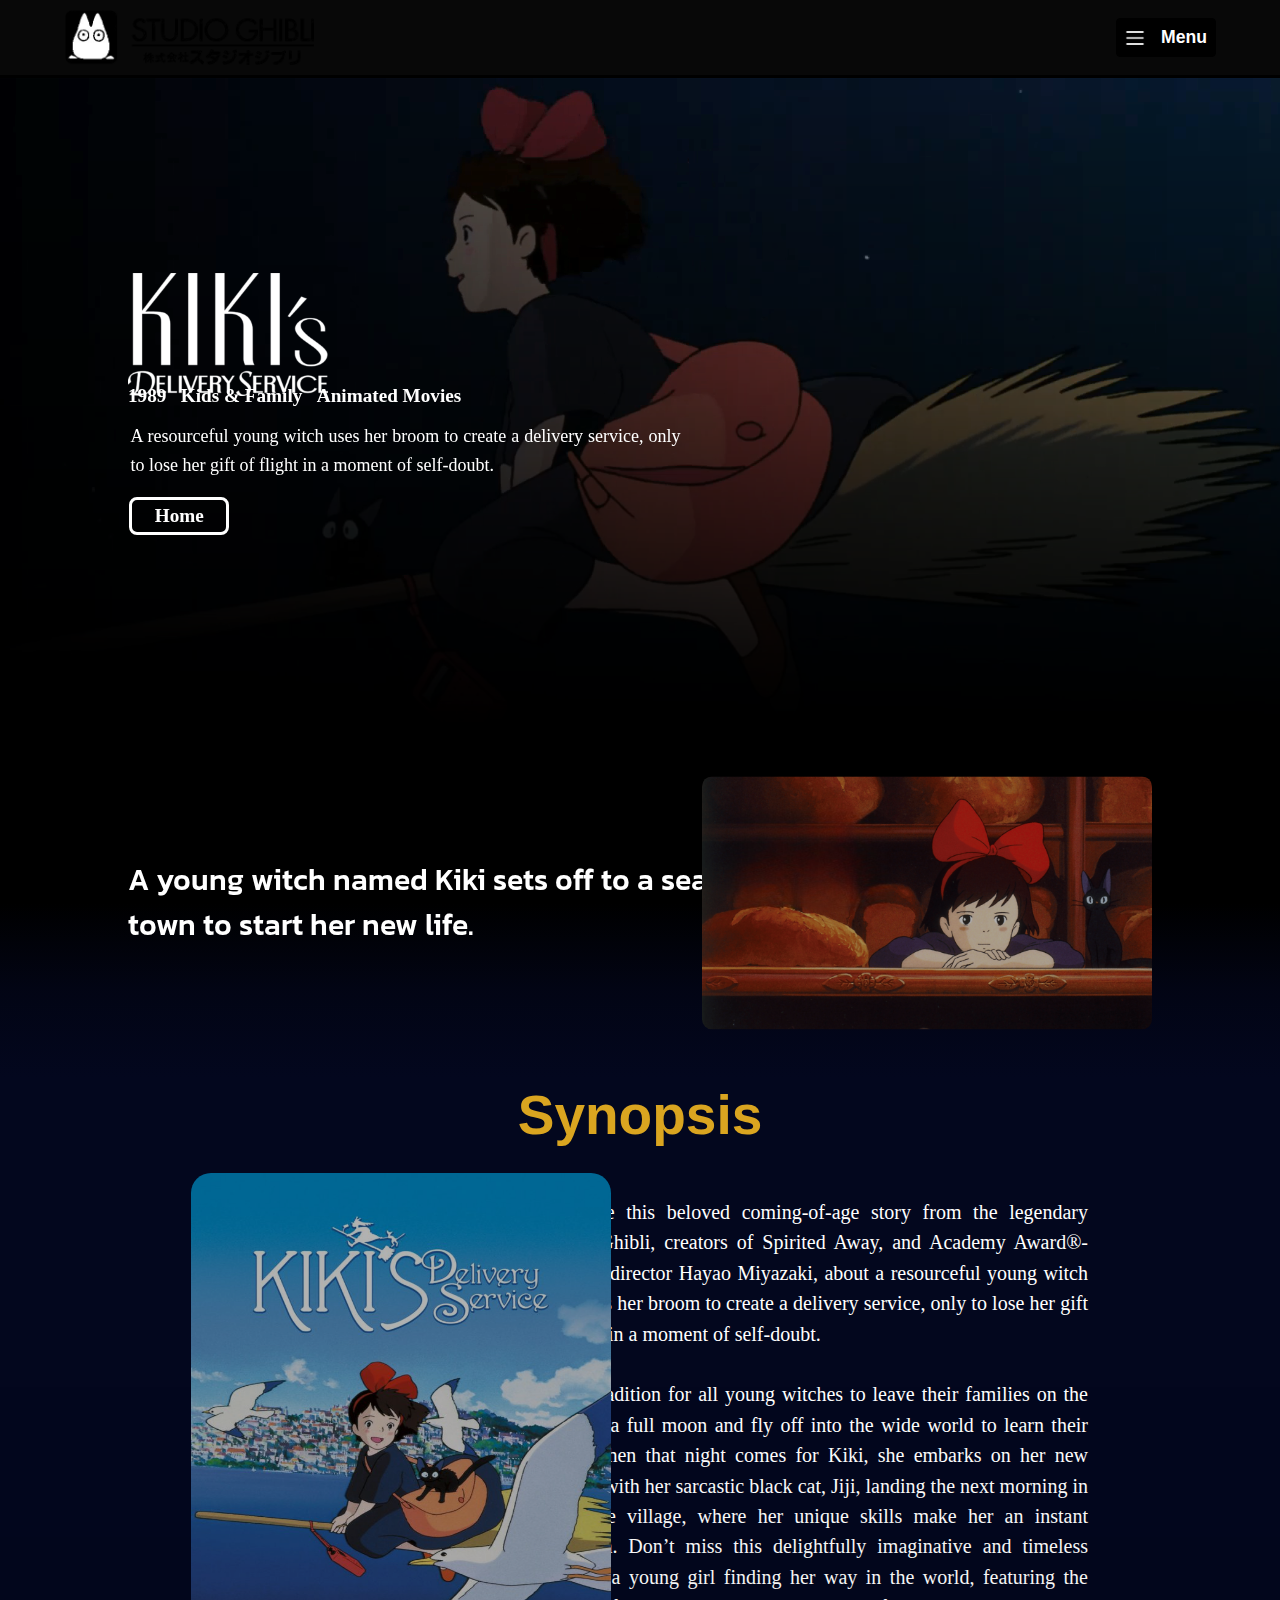
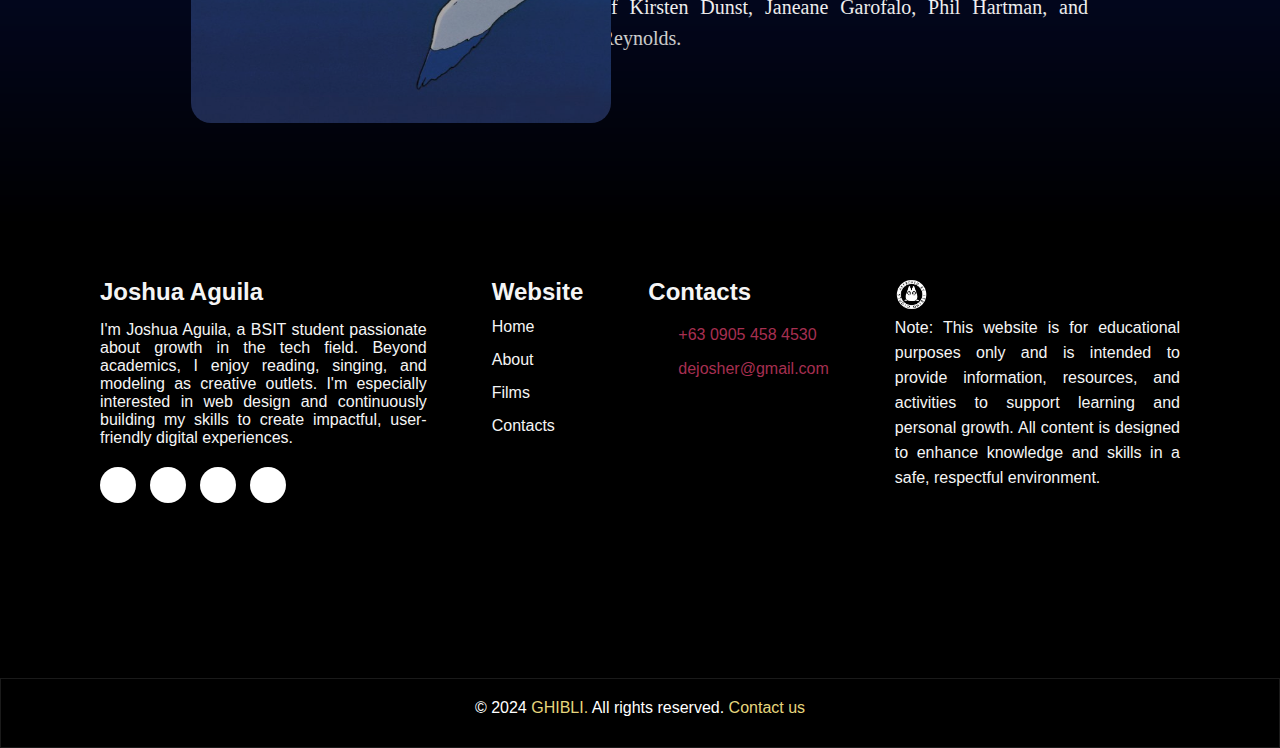
<file: kiki.html>
<!DOCTYPE html>
<html lang="en">
<!-- check this website out "https://tundesify.github.io/html--project/" -->
<head>
  <meta charset="UTF-8">
  <meta name="viewport" content="width=device-width, initial-scale=1.0">
  <title>Ghibli Studio</title>
  <link rel="stylesheet" href="style.css" type="text/css">
  <link rel="stylesheet" href="https://cdnjs.cloudflare.com/ajax/libs/font-awesome/6.6.0/css/all.min.css"
    integrity="sha512-Kc323vGBEqzTmouAECnVceyQqyqdsSiqLQISBL29aUW4U/M7pSPA/gEUZQqv1cwx4OnYxTxve5UMg5GT6L4JJg=="
    crossorigin="anonymous" referrerpolicy="no-referrer" />
  <link href="/IMG/favicon.ico" rel="icon" type="image/x-icon">
  <link rel="preconnect" href="https://fonts.googleapis.com">
  <link rel="preconnect" href="https://fonts.gstatic.com" crossorigin>
  <link
    href="https://fonts.googleapis.com/css2?family=Kanit:ital,wght@0,100;0,200;0,300;0,400;0,500;0,600;0,700;0,800;0,900;1,100;1,200;1,300;1,400;1,500;1,600;1,700;1,800;1,900&family=Playfair+Display&display=swap"
    rel="stylesheet">
  <link
    href="[data-uri]"
    rel="icon" type="image/x-icon">
  <style>
    .titlebar {
      width: 100%;
      height: 100%;
      background-color: rgb(8, 8, 8);
      padding: 10px 5%;
      display: flex;
      justify-content: space-between;
      align-items: center;
      position: sticky;
      top: 0%;
      left: 0%;
      right: 0%;
      z-index: 99;
      border-bottom: solid black 3px;
    }
    .logo {
      align-items: center;
      width: 250px;
      height: 55px;
    }
    .nav-button {
      color: white;
      display: flex;
      align-items: center;
      gap: 1rem;
      padding: 0.5rem;
      background-color: black;
      border-radius: 0.25rem;
      border: 0.1rem solid black;
      font-weight: 600;
      cursor: pointer;
      position: relative;
      transition: 0.5s;
    }

    .nav-button img {
      width: 20px;
    }

    .nav-button span {
      font-size: 1.1rem;
    }

    .nav-button:hover {
      color: white;
      display: flex;
      align-items: center;
      gap: 1rem;
      padding: 0.5rem;
      background-color: cadetblue;
      border-radius: 0.25rem;
      border: 0.1rem solid cadetblue;
      font-weight: 600;
      cursor: pointer;
      position: relative;
    }

    /* Dropdown Menu */

    .menu {
      display: none;
      position: absolute;
      top: 105%;
      left: 0;
      right: 0;
      background-color: black;
      padding: 10px 0;
      text-align: center;
      min-width: 100%;
      transition: 0.5s;
    }

    .menu a {
      color: white;
      padding: 10px 20px;
      text-decoration: none;
      display: block;
      white-space: nowrap;
      transition: 0.5s;
    }
    .menu a:hover {
      background-color: darkgray;
    }

    /* Show dropdown menu when hovering over nav-button */
    .nav-button:hover .menu {
      display: block;
    }

/* Contacts-section */

    footer {
      position: relative;
      width: 100%;
      height: auto;
      padding: 50px 100px;
      background: #000000;
    }

    footer .container {
      width: 100%;
      display: inline-flex;
      gap: 65px;
    }

    footer .container .profile h2 {
      position: relative;
      color: whitesmoke;
      font-weight: 600;
      margin-bottom: 15px;
    }

    footer .container .profile p {
      color: whitesmoke;
      text-align: justify;
    }

    footer .container .sci {
      margin-top: 20px;
      display: grid;
      grid-template-columns: repeat(4, 50px);
    }

    footer .container .sci li {
      list-style: none;
    }

    footer .container .sci li a {
      display: inline-block;
      width: 36px;
      height: 36px;
      background: #fff;
      display: grid;
      align-content: center;
      justify-content: center;
      text-decoration: none;
      cursor: pointer;
      border-radius: 50%;
      transition: 0.5s;
    }

    footer .container .sci li a i {
      color: #03071e;
      font-size: 20px;
    }


    footer .container .sci li a:hover {
      background: #e13062;
    }

    footer .container .links {
      position: relative;
    }

    footer .container .links h2 {
      color: whitesmoke;
      margin-bottom: 12px;
    }

    footer .container .links ul li {
      list-style: none;
    }

    footer .container .links ul li a {
      color: whitesmoke;
      text-decoration: none;
      margin-bottom: 15px;
      display: inline-block;
      transition: 0.5s;
    }

    footer .container .links ul li a:hover {
      color: #e13062;
    }

    footer .container .contacts h2 {
      color: whitesmoke;
      margin-bottom: 20px;
    }

    footer .container .contacts .number {
      position: relative;
    }

    footer .container .contacts .number li {
      display: grid;
      grid-template-columns: 30px 1fr;
      margin-bottom: 16px;
      list-style: none;
    }

    footer .container .contacts .number li span {
      color: whitesmoke;
      font-size: 20px;
    }

    footer .container .contacts .number li p {
      color: #a72f51;
    }

    footer .container .notice {
      position: relative;
    }

    footer .container .notice img {
      width: 35px;
      margin-top: 0px;
    }

    footer .container .notice p {
      color: whitesmoke;
      text-align: justify;
      margin-left: 1px;
      line-height: 25px;
    }

    .copyright {
      width: 100%;
      background: #000000;
      padding: 20px 100px 30px;
      text-align: center;
      color: white;
      border: 1px solid rgba(255, 255, 255, 0.1);
    }

    .copyright a {
      color: #e6d67d;
      font-size: medium;
      cursor: pointer;
      text-decoration: none;
      transition: 0.5s;
    }

    .copyright a:hover {
      color: #e13062;
    }

    /* Font */

    .kanit-medium-italic {
      text-align: center;
      font-family: "Kanit", sans-serif;
      font-weight: 500;
      font-style: italic;
    }

    .kanit-medium {
      font-size: large;
      text-align: justify;
      font-family: "Kanit", sans-serif;
      font-weight: 500;
      font-style: normal;
    }

    /* Hero Section */

    .hero {
      width: 100%;
      height: 650px;
      position: relative;
      overflow: hidden;
    }

    .fade {
      width: 100%;
      height: 100%;
      position: absolute;
      z-index: 1;
      background: linear-gradient(rgba(0, 0, 0, 0), rgba(0, 0, 0, 1) 650px);
    }

    #video1 {
      position: absolute;
      filter: brightness(120%);
      width: 100%;
      height: 100%;
      object-fit: cover;
      z-index: 0;
    }

    #img2{
      position: absolute;
      width: 200px;
      top: 30%;
      left: 10%;
      z-index: 1;
    }

    .hero li{
      list-style: none;
      position: relative; 
      display: inline-block; 
      margin-right: 10px; 
      font-size: larger;
      font-weight: 600;
      font-family: 'Trebuchet MS';
      color: white;
      margin-top: 24%;
      left: 10%;
      z-index: 1;
    }

    .hero p{
      z-index: 1;
      position: absolute;
      font-size: large;
      font-weight: 500;
      font-family: 'Trebuchet MS';
      color: white;
      width: 550px;
      text-align: justify;
      line-height: 1.8rem;
      margin-top: 15px;
      left: 10.2%;
    }

    .hero button{
      position: absolute;
      color: white;
      background: none;
      border: #fff solid 3px;
      border-radius: 0.5rem;
      font-size: larger;
      font-weight: 600;
      font-family: 'Trebuchet MS';
      padding: 5px;
      margin-top: 7%;
      left: 10.1%;
      z-index: 1;
      width: 100px;
      cursor: pointer;
      transition: 0.5s;
    }

    .hero button:hover{
      position: absolute;
      color: #ce0b0b;
      background: white;
      border: #fff solid 3px;
      border-radius: 0.5rem;
      font-size: larger;
      font-weight: 600;
      font-family: 'Trebuchet MS';
      padding: 5px;
      margin-top: 7%;
      left: 10.1%;
      z-index: 1;
      width: 100px;
      cursor: pointer;
    }

    /*  Movie Info */

    .bluefade {
      width: 100%;
      height: 350px;
      position: absolute;
      z-index: 1;
      background: linear-gradient(0deg, rgb(3, 7, 30), rgba(3, 7, 30, 0.681), transparent 50%);
    }

    .container {
      width: 100%;
      height: 350px;
      position: relative;
    }

    .movie {
      width: 100%;
      height: 350px;
      background-color: black;
      background-position: right;
      position: relative;
    }

    .movie p {
      position: absolute;
      text-align: left;
      color: white;
      font-size: 30px;
      width: 650px;
      margin-top: 129px;
      left: 10%;
      z-index: 1;
    }

    .movie img {
      width: 450px;
      position: absolute;
      right: 10%; 
      top: 50%; 
      transform: translateY(-50%);
      border-radius: 10px;
      filter: brightness(70%);
      z-index: 1;
      transition: 0.5s;
    }

    .movie img:hover {
      width: 455px;
      position: absolute;
      right: 10%; 
      top: 50%; 
      transform: translateY(-50%);
      border-radius: 10px;
      filter: brightness(70%);
      z-index: 1;
      cursor: pointer;
    }

    .blackfade {
      position: absolute;
      width: 100%;
      height: 750px;
      z-index: 1;
      background: linear-gradient(0deg, rgb(0, 0, 0), rgba(0, 0, 0, 0.049), transparent 60%);
    }

    .synopsis{
      position: relative;
      width: 100%;
      height: 750px;
      background-color: #03071e;
    }

    .synopsis h2{
      text-align: center;
      font-size: 55px;
      color: goldenrod;
      padding-top: 5px;
    }

    .synopsis img{
      filter: brightness(70%);
      width: 420px;
      height: 550px;
      margin-top: 2%;
      border-radius: 20px;
      margin-left: 14.9%;
      transition: 0.5s;
      position: absolute;
      z-index: 2;
    }

    .synopsis img:hover{
      filter: brightness(70%);
      width: 425px;
      height: 550px;
      margin-top: 2%;
      border-radius: 20px;
      margin-left: 14.9%;
      cursor: pointer;
      position: absolute;
      z-index: 2;
    }

    .synopsis p{
      text-align: justify;
      color: #fff;
      width: 550px;
      float: right;
      margin-top: 50px;
      margin-right: 15%;
      font-size: 20px;
      font-family: 'Trebuchet MS';
      font-weight: 500;
      line-height: 1.9rem;
    }
    
  </style>
</head>

<body>

  <div class="titlebar">
    <img src="IMG/Logo-Ghibli-Studio.png" alt="logo" class="logo">
    <div class="nav-button">
      <img src="IMG/Menu.png" alt="Menu icon">
      <span>Menu</span>
      <div class="menu">
        <a href="index.html">Home</a>
        <a href="about.html">About</a>
        <a href="index.html#film-section">Film</a>
        <a href="contact.html">Contacts</a>
      </div>
    </div>
  </div>

  <!-- Hero Section -->

  <div class="hero">
    <div class="fade"></div>
      <video id="video1" autoplay loop muted>
        <source src="IMG/kiki.mp4" type="video/mp4">
      </video>
      <img src="IMG/kiki-feature.png" alt="titlename" id="img2" draggable="false">
       <ul>
        <li>1989</li>
        <li>Kids & Family</li>
        <li>Animated Movies</li>
       </ul>
         <p>
            A resourceful young witch uses her broom to create a    delivery service, only to lose her gift of flight in a moment of self-doubt.
         </p>
        <button onclick="document.location='index.html'">Home</button>
  </div>

  <!-- Movie Info -->
  <div class="bluefade"></div>
  <div class="container">
    <div class="movie">
      <p class="kanit-medium">
        A young witch named Kiki sets off to a seaside town to start her new life. 
      </p>
        <img src="IMG/Kiki-page.png" alt="about-kiki">
    </div>
  </div>
  <div class="blackfade"></div>
  <div class="synopsis">
    <h2>Synopsis</h2>
      <img src="IMG/kiki-web.jpg" alt="kiki-poster">
      <p>
        Celebrate this beloved coming-of-age story from the legendary Studio Ghibli, creators of Spirited Away, and Academy Award®-winning director Hayao Miyazaki, about a resourceful young witch who uses her broom to create a delivery service, only to lose her gift of flight in a moment of self-doubt.
      <br>
      <br>
        It is a tradition for all young witches to leave their families on the night of a full moon and fly off into the wide world to learn their craft. When that night comes for Kiki, she embarks on her new journey with her sarcastic black cat, Jiji, landing the next morning in a seaside village, where her unique skills make her an instant sensation. Don’t miss this delightfully imaginative and timeless story of a young girl finding her way in the world, featuring the voices of Kirsten Dunst, Janeane Garofalo, Phil Hartman, and Debbie Reynolds.
      </p>
  </div>

<!-- contact section -->

<div class="footer">
  <footer id="contacts">
    <div class="container">
      <div class="profile">
        <h2>Joshua Aguila</h2>
          <p>
            I'm Joshua Aguila, a BSIT student passionate about growth in the tech field. Beyond academics, I enjoy reading, singing, and modeling as creative outlets. I'm especially interested in web design and continuously building my skills to create impactful, user-friendly digital experiences. 
          </p>
            <ul class="sci">
              <li><a href="contact.html"><i class="fa-solid fa-user"></i></a></li>
              <li><a href="https://www.facebook.com/theycallme.fj"><i class="fab fa-facebook"></i></a></li>
              <li><a href="https://x.com/theycallme_fj"><i class="fab fa-twitter"></i></a></li>
              <li><a href="https://www.instagram.com/theycallme_fj/"><i class="fab fa-instagram"></i></a></li>
              <!-- <li><a href="https://www.tiktok.com/@hectic_lang?is_from_webapp=1&sender_device=pc"><i class="fab fa-tiktok"></i></a></li> -->
            </ul>
      </div>
      <div class="links">
        <h2>Website</h2>
          <ul>
            <li><a href="index.html">Home</a></li>
            <li><a href="about.html">About</a></li>
            <li><a href="index.html#film-section">Films</a></li>
            <li><a href="contact.html">Contacts</a></li>
          </ul>
      </div>
      <div class="contacts">
        <h2>Contacts</h2>
        <ul class="number">
          <li>
            <span><i class="fa-solid fa-phone"></i></span><p>+63 0905 458 4530</p>
          </li>
          <li>
            <span><i class="fa-solid fa-envelope"></i></span><p>dejosher@gmail.com</p>
          </li>
        </ul>
      </div>
      <div class="notice">
        <img src="IMG/Permission-logo.png">
          <p>
            Note: This website is for educational purposes only and is intended to provide information, resources, and activities to support learning and personal growth. All content is designed to enhance knowledge and skills in a safe, respectful environment.
          </p>
      </div>
    </div>
  </footer>
</div>
<div class="copyright">
  <p>
      &copy; 2024 <a href="index.html" class="link">GHIBLI.</a> All rights reserved. 
      <a href="contact.html"class="link">Contact us</a>
  </p>
</div>
</body>
</html>
</file>
<file: style.css>
*{
  margin: 0;
  padding: 0;
  box-sizing: border-box;
  font-family: 'Poppins', sans-serif;
}
body{
  background-color: gainsboro;
}
</file>
